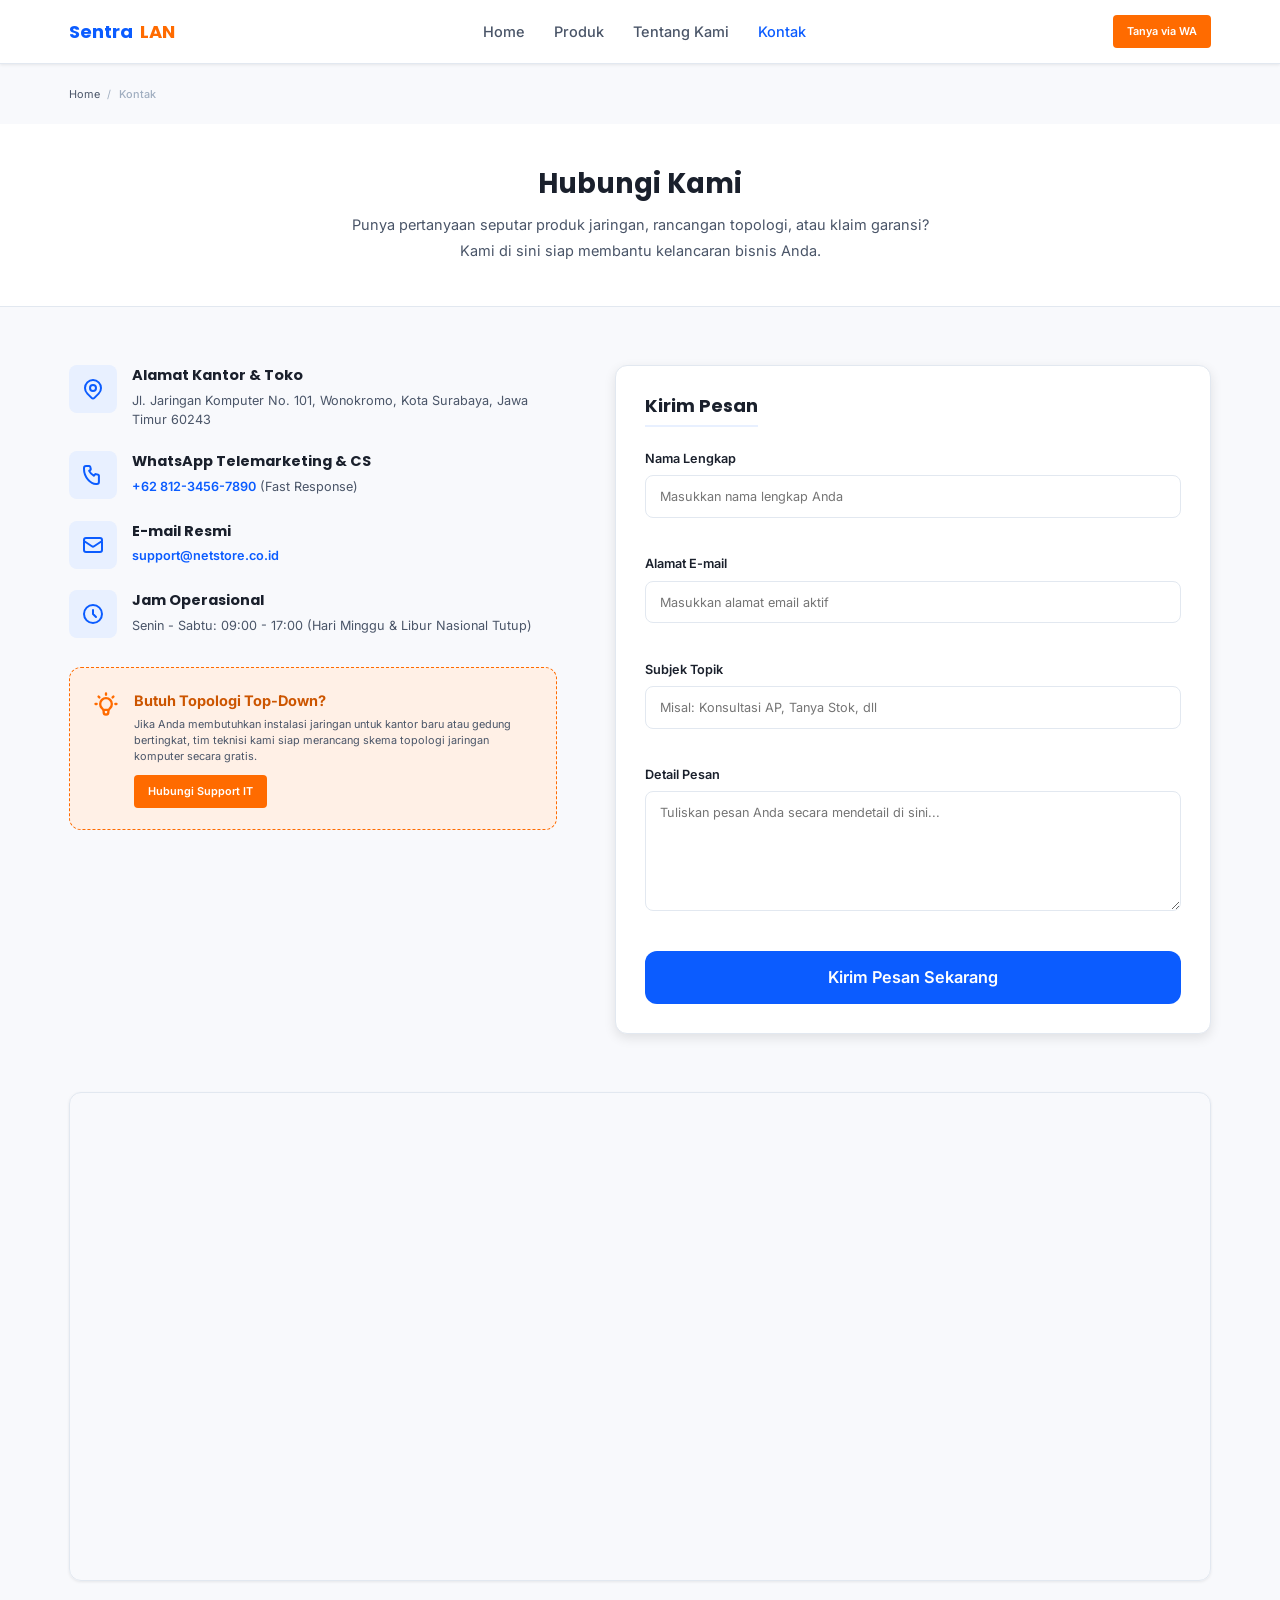
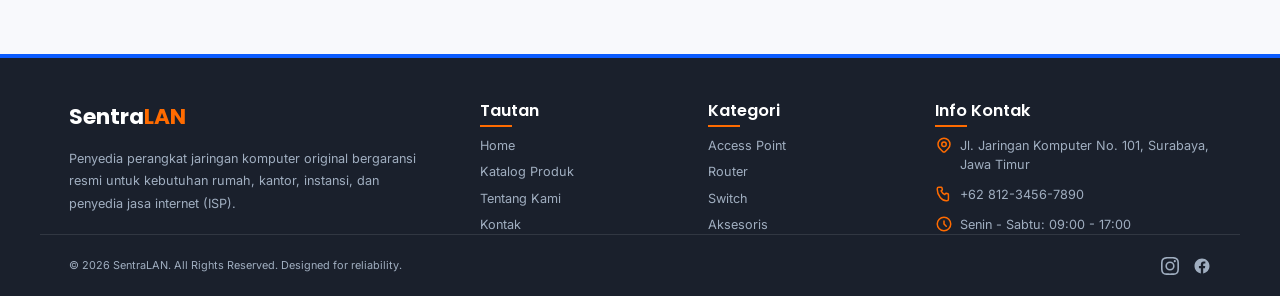
<file: netstore/contact.html>
<!DOCTYPE html>
<html lang="id">
<head>
  <meta charset="UTF-8">
  <meta name="viewport" content="width=device-width, initial-scale=1.0">
  
  <!-- SEO Meta Tags -->
  <title>Hubungi Kami | SentraLAN</title>
  <meta name="description" content="Hubungi SentraLAN untuk konsultasi topologi jaringan IT gratis, pemesanan produk, dan info detail mengenai garansi produk. Kami siap melayani Anda.">
  <meta name="keywords" content="kontak sentralan, alamat sentralan surabaya, nomor whatsapp sentralan, email support sentralan">
  
  <!-- Open Graph -->
  <meta property="og:type" content="website">
  <meta property="og:title" content="Hubungi Kami | SentraLAN">
  <meta property="og:description" content="Punya pertanyaan seputar instalasi jaringan atau pemesanan? Hubungi kami langsung via WhatsApp, email, atau kirim pesan.">
  <meta property="og:image" content="https://placehold.co/1200x630?text=Hubungi+SentraLAN">

  <!-- Style Sheets -->
  <link rel="stylesheet" href="css/style.css">
  <link rel="stylesheet" href="css/pages/contact.css">
</head>
<body>

  <!-- ===== HEADER & NAVBAR ===== -->
  <header>
    <nav class="navbar" aria-label="Navigasi Utama">
      <div class="container navbar-container">
        <!-- Logo -->
        <a href="index.html" class="navbar-logo" id="nav-logo">
          Sentra<span>LAN</span>
        </a>

        <!-- Desktop Menu -->
        <div class="navbar-menu" id="nav-menu-desktop">
          <a href="index.html" class="navbar-link">Home</a>
          <a href="products.html" class="navbar-link">Produk</a>
          <a href="about.html" class="navbar-link">Tentang Kami</a>
          <a href="contact.html" class="navbar-link active">Kontak</a>
        </div>

        <!-- Actions -->
        <div class="navbar-actions">
          <button class="btn btn-accent btn-sm" id="nav-btn-wa" onclick="openWhatsAppGeneral()">
            Tanya via WA
          </button>
          <!-- Hamburger Toggle -->
          <button class="navbar-toggle" id="nav-toggle-btn" aria-expanded="false" aria-controls="nav-menu-mobile" aria-label="Buka Menu Mobile">
            <span></span>
            <span></span>
            <span></span>
          </button>
        </div>
      </div>
    </nav>

    <!-- Mobile Dropdown Menu -->
    <div class="navbar-menu-mobile" id="nav-menu-mobile" aria-hidden="true">
      <a href="index.html" class="navbar-link">Home</a>
      <a href="products.html" class="navbar-link">Produk</a>
      <a href="about.html" class="navbar-link">Tentang Kami</a>
      <a href="contact.html" class="navbar-link active">Kontak</a>
      <button class="btn btn-accent" id="nav-mobile-btn-wa" onclick="openWhatsAppGeneral()" style="margin-top: var(--space-4);">
        Tanya via WA
      </button>
    </div>
  </header>

  <!-- ===== MAIN CONTENT ===== -->
  <main>
    
    <!-- 1. BREADCRUMBS -->
    <div class="container">
      <nav class="breadcrumbs" aria-label="Breadcrumb">
        <ul class="breadcrumbs-list">
          <li class="breadcrumbs-item"><a href="index.html">Home</a></li>
          <li class="breadcrumbs-item active" aria-current="page">Kontak</li>
        </ul>
      </nav>
    </div>

    <!-- 2. CONTACT HERO -->
    <section class="contact-hero" aria-label="Pengenalan Halaman Kontak">
      <div class="container">
        <h1 class="contact-hero-title">Hubungi Kami</h1>
        <p class="contact-hero-desc">Punya pertanyaan seputar produk jaringan, rancangan topologi, atau klaim garansi? Kami di sini siap membantu kelancaran bisnis Anda.</p>
      </div>
    </section>

    <!-- 3. CONTACT GRID SECTION -->
    <section class="contact-section" aria-label="Formulir dan Informasi Kontak">
      <div class="container contact-grid">
        <!-- Kolom Kiri: Informasi Detail -->
        <div class="contact-info-wrap">
          <div class="contact-info-block">
            
            <!-- Info 1: Alamat -->
            <div class="info-item">
              <div class="info-icon-wrap">
                <svg xmlns="http://www.w3.org/2000/svg" fill="none" viewBox="0 0 24 24" stroke="currentColor">
                  <path stroke-linecap="round" stroke-linejoin="round" stroke-width="2" d="M17.657 16.657L13.414 20.9a1.998 1.998 0 01-2.827 0l-4.244-4.243a8 8 0 1111.314 0z" />
                  <path stroke-linecap="round" stroke-linejoin="round" stroke-width="2" d="M15 11a3 3 0 11-6 0 3 3 0 016 0z" />
                </svg>
              </div>
              <div class="info-details">
                <span class="info-label">Alamat Kantor & Toko</span>
                <span class="info-value">Jl. Jaringan Komputer No. 101, Wonokromo, Kota Surabaya, Jawa Timur 60243</span>
              </div>
            </div>

            <!-- Info 2: WhatsApp -->
            <div class="info-item">
              <div class="info-icon-wrap">
                <svg xmlns="http://www.w3.org/2000/svg" fill="none" viewBox="0 0 24 24" stroke="currentColor">
                  <path stroke-linecap="round" stroke-linejoin="round" stroke-width="2" d="M3 5a2 2 0 012-2h3.28a1 1 0 01.94.725l.548 2.2a1 1 0 01-.321.988l-1.305.98a10.582 10.582 0 004.872 4.872l.98-1.305a1 1 0 01.988-.321l2.2.548a1 1 0 01.725.94V19a2 2 0 01-2 2h-1C9.716 21 3 14.284 3 6V5z" />
                </svg>
              </div>
              <div class="info-details">
                <span class="info-label">WhatsApp Telemarketing & CS</span>
                <span class="info-value">
                  <a href="#" class="info-link" onclick="openWhatsAppGeneral()">+62 812-3456-7890</a>
                  (Fast Response)
                </span>
              </div>
            </div>

            <!-- Info 3: Email -->
            <div class="info-item">
              <div class="info-icon-wrap">
                <svg xmlns="http://www.w3.org/2000/svg" fill="none" viewBox="0 0 24 24" stroke="currentColor">
                  <path stroke-linecap="round" stroke-linejoin="round" stroke-width="2" d="M3 8l7.89 5.26a2 2 0 002.22 0L21 8M5 19h14a2 2 0 002-2V7a2 2 0 00-2-2H5a2 2 0 00-2 2v10a2 2 0 002 2z" />
                </svg>
              </div>
              <div class="info-details">
                <span class="info-label">E-mail Resmi</span>
                <span class="info-value">
                  <a href="mailto:support@netstore.co.id" class="info-link">support@netstore.co.id</a>
                </span>
              </div>
            </div>

            <!-- Info 4: Jam Kerja -->
            <div class="info-item">
              <div class="info-icon-wrap">
                <svg xmlns="http://www.w3.org/2000/svg" fill="none" viewBox="0 0 24 24" stroke="currentColor">
                  <path stroke-linecap="round" stroke-linejoin="round" stroke-width="2" d="M12 8v4l3 3m6-3a9 9 0 11-18 0 9 9 0 0118 0z" />
                </svg>
              </div>
              <div class="info-details">
                <span class="info-label">Jam Operasional</span>
                <span class="info-value">Senin - Sabtu: 09:00 - 17:00 (Hari Minggu & Libur Nasional Tutup)</span>
              </div>
            </div>

          </div>

          <!-- Consultation Box -->
          <div class="contact-consult-box">
            <svg class="contact-consult-icon" xmlns="http://www.w3.org/2000/svg" fill="none" viewBox="0 0 24 24" stroke="currentColor">
              <path stroke-linecap="round" stroke-linejoin="round" stroke-width="2" d="M9.663 17h4.673M12 3v1m6.364 1.636l-.707.707M21 12h-1M4 12H3m3.343-5.657l-.707-.707m2.828 9.9a5 5 0 117.072 0l-.548.547A3.374 3.374 0 0014 18.469V19a2 2 0 11-4 0v-.531c0-.895-.356-1.754-.988-2.386l-.548-.547z" />
            </svg>
            <div class="contact-consult-content">
              <span class="contact-consult-title">Butuh Topologi Top-Down?</span>
              <p class="contact-consult-desc">Jika Anda membutuhkan instalasi jaringan untuk kantor baru atau gedung bertingkat, tim teknisi kami siap merancang skema topologi jaringan komputer secara gratis.</p>
              <button class="btn btn-accent btn-sm" style="width: fit-content; padding: 6px 12px; font-size: var(--text-xs);" onclick="openWhatsAppGeneral()">
                Hubungi Support IT
              </button>
            </div>
          </div>
        </div>

        <!-- Kolom Kanan: Form Card -->
        <div class="contact-form-card">
          <h2 class="form-title">Kirim Pesan</h2>
          <form id="contact-form" novalidate>
            <div class="form-grid">
              
              <!-- Nama -->
              <div class="form-group">
                <label for="form-name" class="form-label">Nama Lengkap</label>
                <input type="text" id="form-name" class="form-input" placeholder="Masukkan nama lengkap Anda" required>
              </div>

              <!-- Email -->
              <div class="form-group">
                <label for="form-email" class="form-label">Alamat E-mail</label>
                <input type="email" id="form-email" class="form-input" placeholder="Masukkan alamat email aktif" required>
              </div>

              <!-- Subjek -->
              <div class="form-group">
                <label for="form-subject" class="form-label">Subjek Topik</label>
                <input type="text" id="form-subject" class="form-input" placeholder="Misal: Konsultasi AP, Tanya Stok, dll" required>
              </div>

              <!-- Pesan -->
              <div class="form-group" style="margin-bottom: var(--space-6);">
                <label for="form-message" class="form-label">Detail Pesan</label>
                <textarea id="form-message" class="form-textarea" placeholder="Tuliskan pesan Anda secara mendetail di sini..." required></textarea>
              </div>

              <!-- Submit Button -->
              <button type="submit" class="btn btn-primary btn-lg" style="width: 100%;">
                Kirim Pesan Sekarang
              </button>

            </div>
          </form>
        </div>
      </div>
    </section>

    <!-- 4. GOOGLE MAPS SECTION -->
    <section class="map-section" aria-label="Peta Lokasi Kantor SentraLAN">
      <div class="container">
        <div class="map-container">
          <!-- Embed maps Wonokromo Surabaya (Dummy Area) -->
          <iframe 
            src="https://www.google.com/maps/embed?pb=!1m18!1m12!1m3!1d3957.5684615367856!2d112.7352329758788!3d-7.290947992716492!2m3!1f0!2f0!3f0!3m2!1i1024!2i768!4f13.1!3m3!1m2!1s0x2dd7fb921ffc2869%3A0xe543b5930261f22e!2sWonokromo%2C%20Surabaya%20City%2C%20East%20Java!5e0!3m2!1sen!2sid!4v1719035000000!5m2!1sen!2sid" 
            allowfullscreen="" 
            loading="lazy" 
            referrerpolicy="no-referrer-when-downgrade"
            title="Lokasi Peta Kantor SentraLAN Surabaya">
          </iframe>
        </div>
      </div>
    </section>

  </main>

  <!-- ===== FOOTER ===== -->
  <footer class="footer">
    <div class="container footer-grid">
      <!-- Info Column -->
      <div class="footer-col-info">
        <span class="footer-logo">Sentra<span>LAN</span></span>
        <p class="footer-desc">Penyedia perangkat jaringan komputer original bergaransi resmi untuk kebutuhan rumah, kantor, instansi, dan penyedia jasa internet (ISP).</p>
      </div>
      <!-- Links Column -->
      <div>
        <h3 class="footer-col-title">Tautan</h3>
        <div class="footer-links">
          <a href="index.html" class="footer-link">Home</a>
          <a href="products.html" class="footer-link">Katalog Produk</a>
          <a href="about.html" class="footer-link">Tentang Kami</a>
          <a href="contact.html" class="footer-link">Kontak</a>
        </div>
      </div>
      <!-- Categories Column -->
      <div>
        <h3 class="footer-col-title">Kategori</h3>
        <div class="footer-links">
          <a href="products.html?category=access-point" class="footer-link">Access Point</a>
          <a href="products.html?category=router" class="footer-link">Router</a>
          <a href="products.html?category=switch" class="footer-link">Switch</a>
          <a href="products.html?category=aksesoris" class="footer-link">Aksesoris</a>
        </div>
      </div>
      <!-- Contact Column -->
      <div>
        <h3 class="footer-col-title">Info Kontak</h3>
        <div class="footer-contact">
          <div class="footer-contact-item">
            <svg xmlns="http://www.w3.org/2000/svg" fill="none" viewBox="0 0 24 24" stroke="currentColor">
              <path stroke-linecap="round" stroke-linejoin="round" stroke-width="2" d="M17.657 16.657L13.414 20.9a1.998 1.998 0 01-2.827 0l-4.244-4.243a8 8 0 1111.314 0z" />
              <path stroke-linecap="round" stroke-linejoin="round" stroke-width="2" d="M15 11a3 3 0 11-6 0 3 3 0 016 0z" />
            </svg>
            <span>Jl. Jaringan Komputer No. 101, Surabaya, Jawa Timur</span>
          </div>
          <div class="footer-contact-item">
            <svg xmlns="http://www.w3.org/2000/svg" fill="none" viewBox="0 0 24 24" stroke="currentColor">
              <path stroke-linecap="round" stroke-linejoin="round" stroke-width="2" d="M3 5a2 2 0 012-2h3.28a1 1 0 01.94.725l.548 2.2a1 1 0 01-.321.988l-1.305.98a10.582 10.582 0 004.872 4.872l.98-1.305a1 1 0 01.988-.321l2.2.548a1 1 0 01.725.94V19a2 2 0 01-2 2h-1C9.716 21 3 14.284 3 6V5z" />
            </svg>
            <span>+62 812-3456-7890</span>
          </div>
          <div class="footer-contact-item">
            <svg xmlns="http://www.w3.org/2000/svg" fill="none" viewBox="0 0 24 24" stroke="currentColor">
              <path stroke-linecap="round" stroke-linejoin="round" stroke-width="2" d="M12 8v4l3 3m6-3a9 9 0 11-18 0 9 9 0 0118 0z" />
            </svg>
            <span>Senin - Sabtu: 09:00 - 17:00</span>
          </div>
        </div>
      </div>
    </div>
    <!-- Bottom Bar -->
    <div class="container footer-bottom">
      <p class="footer-copy">&copy; 2026 SentraLAN. All Rights Reserved. Designed for reliability.</p>
      <div class="footer-socials">
        <!-- Instagram -->
        <a href="https://instagram.com" target="_blank" rel="noopener noreferrer" class="footer-social-link" aria-label="Kunjungi Instagram SentraLAN">
          <svg xmlns="http://www.w3.org/2000/svg" width="18" height="18" fill="currentColor" viewBox="0 0 24 24">
            <path d="M12 2.163c3.204 0 3.584.012 4.85.07 3.252.148 4.771 1.691 4.919 4.919.058 1.265.069 1.645.069 4.849 0 3.205-.012 3.584-.069 4.849-.149 3.225-1.664 4.771-4.919 4.919-1.266.058-1.644.07-4.85.07-3.204 0-3.584-.012-4.849-.07-3.26-.149-4.771-1.699-4.919-4.92-.058-1.265-.07-1.644-.07-4.849 0-3.204.013-3.583.07-4.849.149-3.227 1.664-4.771 4.919-4.919 1.266-.057 1.645-.069 4.849-.069zM12 0C8.741 0 8.333.014 7.053.072 2.695.272.273 2.69.073 7.051.014 8.333 0 8.741 0 12c0 3.259.014 3.668.072 4.948.2 4.358 2.618 6.78 6.98 6.98C8.333 23.986 8.741 24 12 24c3.259 0 3.668-.014 4.948-.072 4.354-.2 6.782-2.618 6.979-6.98.059-1.28.073-1.689.073-4.948 0-3.259-.014-3.667-.072-4.947-.196-4.354-2.617-6.78-6.979-6.98C15.668.014 15.259 0 12 0zm0 5.838a6.162 6.162 0 100 12.324 6.162 6.162 0 000-12.324zM12 16a4 4 0 110-8 4 4 0 010 8zm6.406-11.845a1.44 1.44 0 100 2.881 1.44 1.44 0 000-2.881z"/>
          </svg>
        </a>
        <!-- Facebook -->
        <a href="https://facebook.com" target="_blank" rel="noopener noreferrer" class="footer-social-link" aria-label="Kunjungi Facebook SentraLAN">
          <svg xmlns="http://www.w3.org/2000/svg" width="18" height="18" fill="currentColor" viewBox="0 0 24 24">
            <path d="M22 12c0-5.523-4.477-10-10-10S2 6.477 2 12c0 4.991 3.657 9.128 8.438 9.878v-6.987h-2.54V12h2.54V9.797c0-2.506 1.492-3.89 3.777-3.89 1.094 0 2.238.195 2.238.195v2.46h-1.26c-1.243 0-1.63.771-1.63 1.562V12h2.773l-.443 2.89h-2.33v6.988C18.343 21.128 22 16.991 22 12z"/>
          </svg>
        </a>
      </div>
    </div>
  </footer>

  <!-- ===== SCRIPTS ===== -->
  <script src="js/whatsapp.js"></script>
  <script src="js/contact.js"></script>
  <script src="js/main.js"></script>
</body>
</html>
</file>
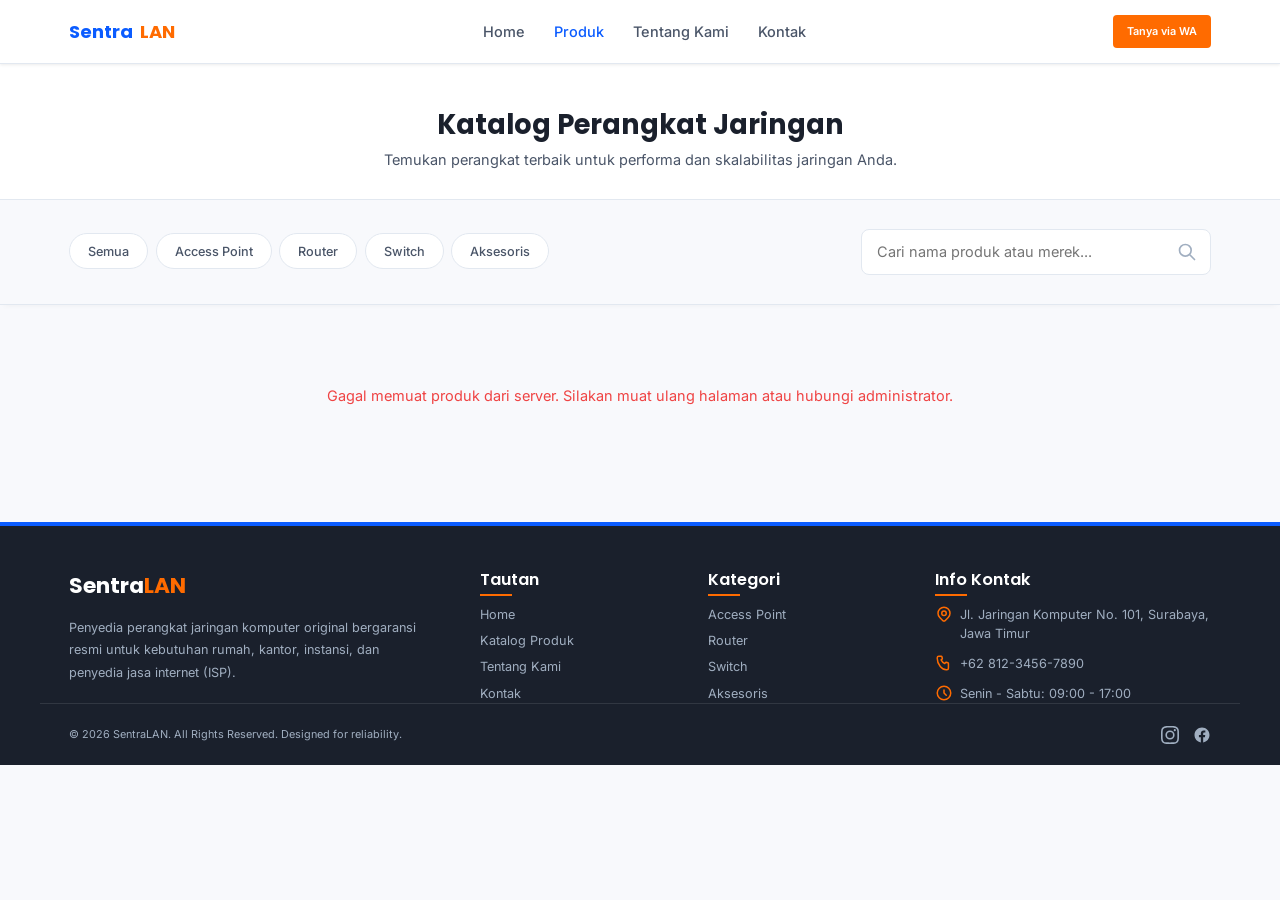
<file: netstore/products.html>
<!DOCTYPE html>
<html lang="id">
<head>
  <meta charset="UTF-8">
  <meta name="viewport" content="width=device-width, initial-scale=1.0">
  
  <!-- SEO Meta Tags -->
  <title>Katalog Produk Jaringan | SentraLAN</title>
  <meta name="description" content="Temukan katalog perangkat jaringan lengkap di SentraLAN. Kami menyediakan Access Point, Router, Switch, dan Aksesoris Jaringan berkualitas tinggi bergaransi resmi.">
  <meta name="keywords" content="katalog perangkat jaringan, mikrotik routerboard, access point unifi, switch hub tp-link, kabel lan cat6">
  
  <!-- Open Graph -->
  <meta property="og:type" content="website">
  <meta property="og:url" content="https://sentralan.co.id/products.html">
  <meta property="og:title" content="Katalog Perangkat Jaringan Lengkap | SentraLAN">
  <meta property="og:description" content="Daftar produk access point, router, switch, dan aksesoris terlengkap di SentraLAN dengan harga bersaing.">
  <meta property="og:image" content="https://placehold.co/1200x630?text=Katalog+Produk+SentraLAN">

  <!-- Style Sheets -->
  <link rel="stylesheet" href="css/style.css">
  <link rel="stylesheet" href="css/pages/products.css">
</head>
<body>

  <!-- ===== HEADER & NAVBAR ===== -->
  <header>
    <nav class="navbar" aria-label="Navigasi Utama">
      <div class="container navbar-container">
        <!-- Logo -->
        <a href="index.html" class="navbar-logo" id="nav-logo">
          Sentra<span>LAN</span>
        </a>

        <!-- Desktop Menu -->
        <div class="navbar-menu" id="nav-menu-desktop">
          <a href="index.html" class="navbar-link">Home</a>
          <a href="products.html" class="navbar-link active">Produk</a>
          <a href="about.html" class="navbar-link">Tentang Kami</a>
          <a href="contact.html" class="navbar-link">Kontak</a>
        </div>

        <!-- Actions -->
        <div class="navbar-actions">
          <button class="btn btn-accent btn-sm" id="nav-btn-wa" onclick="openWhatsAppGeneral()">
            Tanya via WA
          </button>
          <!-- Hamburger Toggle -->
          <button class="navbar-toggle" id="nav-toggle-btn" aria-expanded="false" aria-controls="nav-menu-mobile" aria-label="Buka Menu Mobile">
            <span></span>
            <span></span>
            <span></span>
          </button>
        </div>
      </div>
    </nav>

    <!-- Mobile Dropdown Menu -->
    <div class="navbar-menu-mobile" id="nav-menu-mobile" aria-hidden="true">
      <a href="index.html" class="navbar-link">Home</a>
      <a href="products.html" class="navbar-link active">Produk</a>
      <a href="about.html" class="navbar-link">Tentang Kami</a>
      <a href="contact.html" class="navbar-link">Kontak</a>
      <button class="btn btn-accent" id="nav-mobile-btn-wa" onclick="openWhatsAppGeneral()" style="margin-top: var(--space-4);">
        Tanya via WA
      </button>
    </div>
  </header>

  <!-- ===== MAIN CONTENT ===== -->
  <main>
    
    <!-- 1. HERO HEADER -->
    <section class="catalog-header" aria-label="Judul Halaman Katalog">
      <div class="container">
        <h1 class="catalog-title">Katalog Perangkat Jaringan</h1>
        <p class="catalog-subtitle">Temukan perangkat terbaik untuk performa dan skalabilitas jaringan Anda.</p>
      </div>
    </section>

    <!-- 2. FILTER & SEARCH BAR SECTION -->
    <section class="filter-section" aria-label="Bar Pencarian dan Filter Kategori">
      <div class="container filter-container">
        <!-- Tabs Filter Kategori -->
        <div class="tabs-wrapper">
          <div class="filter-tabs" role="tablist" aria-label="Filter Berdasarkan Kategori">
            <button class="filter-tab" role="tab" aria-selected="true" data-category="all">
              Semua
            </button>
            <button class="filter-tab" role="tab" aria-selected="false" data-category="access-point">
              Access Point
            </button>
            <button class="filter-tab" role="tab" aria-selected="false" data-category="router">
              Router
            </button>
            <button class="filter-tab" role="tab" aria-selected="false" data-category="switch">
              Switch
            </button>
            <button class="filter-tab" role="tab" aria-selected="false" data-category="aksesoris">
              Aksesoris
            </button>
          </div>
        </div>

        <!-- Kolom Pencarian -->
        <div class="search-wrapper">
          <input 
            type="search" 
            id="search-input" 
            class="search-input" 
            placeholder="Cari nama produk atau merek..." 
            aria-label="Cari Produk"
          >
          <svg class="search-icon" xmlns="http://www.w3.org/2000/svg" fill="none" viewBox="0 0 24 24" stroke="currentColor">
            <path stroke-linecap="round" stroke-linejoin="round" stroke-width="2" d="M21 21l-6-6m2-5a7 7 0 11-14 0 7 7 0 0114 0z" />
          </svg>
        </div>
      </div>
    </section>

    <!-- 3. CATALOG CONTENT SECTION -->
    <section class="catalog-content" aria-label="Hasil Produk">
      <div class="container">
        
        <!-- Grid Produk -->
        <div class="products-grid" id="products-grid">
          <!-- Dinonaktifkan sementara, akan diisi dinamis oleh js/products.js -->
        </div>

        <!-- Empty State (Tampil jika produk kosong) -->
        <div class="empty-state" id="empty-state" role="alert">
          <div class="empty-state-icon">
            <svg xmlns="http://www.w3.org/2000/svg" fill="none" viewBox="0 0 24 24" stroke="currentColor">
              <path stroke-linecap="round" stroke-linejoin="round" stroke-width="1.5" d="M9.172 16.172a4 4 0 015.656 0M9 10h.01M15 10h.01M21 12a9 9 0 11-18 0 9 9 0 0118 0z" />
            </svg>
          </div>
          <h2 class="empty-state-title">Produk Tidak Ditemukan</h2>
          <p class="empty-state-desc">Maaf, kami tidak dapat menemukan produk yang sesuai dengan kata kunci atau filter kategori Anda.</p>
          <button class="btn btn-primary" id="btn-reset-filter" style="margin-top: var(--space-4);">
            Reset Filter & Pencarian
          </button>
        </div>

      </div>
    </section>

  </main>

  <!-- ===== FOOTER ===== -->
  <footer class="footer">
    <div class="container footer-grid">
      <!-- Info Column -->
      <div class="footer-col-info">
        <span class="footer-logo">Sentra<span>LAN</span></span>
        <p class="footer-desc">Penyedia perangkat jaringan komputer original bergaransi resmi untuk kebutuhan rumah, kantor, instansi, dan penyedia jasa internet (ISP).</p>
      </div>
      <!-- Links Column -->
      <div>
        <h3 class="footer-col-title">Tautan</h3>
        <div class="footer-links">
          <a href="index.html" class="footer-link">Home</a>
          <a href="products.html" class="footer-link">Katalog Produk</a>
          <a href="about.html" class="footer-link">Tentang Kami</a>
          <a href="contact.html" class="footer-link">Kontak</a>
        </div>
      </div>
      <!-- Categories Column -->
      <div>
        <h3 class="footer-col-title">Kategori</h3>
        <div class="footer-links">
          <a href="products.html?category=access-point" class="footer-link">Access Point</a>
          <a href="products.html?category=router" class="footer-link">Router</a>
          <a href="products.html?category=switch" class="footer-link">Switch</a>
          <a href="products.html?category=aksesoris" class="footer-link">Aksesoris</a>
        </div>
      </div>
      <!-- Contact Column -->
      <div>
        <h3 class="footer-col-title">Info Kontak</h3>
        <div class="footer-contact">
          <div class="footer-contact-item">
            <svg xmlns="http://www.w3.org/2000/svg" fill="none" viewBox="0 0 24 24" stroke="currentColor">
              <path stroke-linecap="round" stroke-linejoin="round" stroke-width="2" d="M17.657 16.657L13.414 20.9a1.998 1.998 0 01-2.827 0l-4.244-4.243a8 8 0 1111.314 0z" />
              <path stroke-linecap="round" stroke-linejoin="round" stroke-width="2" d="M15 11a3 3 0 11-6 0 3 3 0 016 0z" />
            </svg>
            <span>Jl. Jaringan Komputer No. 101, Surabaya, Jawa Timur</span>
          </div>
          <div class="footer-contact-item">
            <svg xmlns="http://www.w3.org/2000/svg" fill="none" viewBox="0 0 24 24" stroke="currentColor">
              <path stroke-linecap="round" stroke-linejoin="round" stroke-width="2" d="M3 5a2 2 0 012-2h3.28a1 1 0 01.94.725l.548 2.2a1 1 0 01-.321.988l-1.305.98a10.582 10.582 0 004.872 4.872l.98-1.305a1 1 0 01.988-.321l2.2.548a1 1 0 01.725.94V19a2 2 0 01-2 2h-1C9.716 21 3 14.284 3 6V5z" />
            </svg>
            <span>+62 812-3456-7890</span>
          </div>
          <div class="footer-contact-item">
            <svg xmlns="http://www.w3.org/2000/svg" fill="none" viewBox="0 0 24 24" stroke="currentColor">
              <path stroke-linecap="round" stroke-linejoin="round" stroke-width="2" d="M12 8v4l3 3m6-3a9 9 0 11-18 0 9 9 0 0118 0z" />
            </svg>
            <span>Senin - Sabtu: 09:00 - 17:00</span>
          </div>
        </div>
      </div>
    </div>
    <!-- Bottom Bar -->
    <div class="container footer-bottom">
      <p class="footer-copy">&copy; 2026 SentraLAN. All Rights Reserved. Designed for reliability.</p>
      <div class="footer-socials">
        <!-- Instagram -->
        <a href="https://instagram.com" target="_blank" rel="noopener noreferrer" class="footer-social-link" aria-label="Kunjungi Instagram SentraLAN">
          <svg xmlns="http://www.w3.org/2000/svg" width="18" height="18" fill="currentColor" viewBox="0 0 24 24">
            <path d="M12 2.163c3.204 0 3.584.012 4.85.07 3.252.148 4.771 1.691 4.919 4.919.058 1.265.069 1.645.069 4.849 0 3.205-.012 3.584-.069 4.849-.149 3.225-1.664 4.771-4.919 4.919-1.266.058-1.644.07-4.85.07-3.204 0-3.584-.012-4.849-.07-3.26-.149-4.771-1.699-4.919-4.92-.058-1.265-.07-1.644-.07-4.849 0-3.204.013-3.583.07-4.849.149-3.227 1.664-4.771 4.919-4.919 1.266-.057 1.645-.069 4.849-.069zM12 0C8.741 0 8.333.014 7.053.072 2.695.272.273 2.69.073 7.051.014 8.333 0 8.741 0 12c0 3.259.014 3.668.072 4.948.2 4.358 2.618 6.78 6.98 6.98C8.333 23.986 8.741 24 12 24c3.259 0 3.668-.014 4.948-.072 4.354-.2 6.782-2.618 6.979-6.98.059-1.28.073-1.689.073-4.948 0-3.259-.014-3.667-.072-4.947-.196-4.354-2.617-6.78-6.979-6.98C15.668.014 15.259 0 12 0zm0 5.838a6.162 6.162 0 100 12.324 6.162 6.162 0 000-12.324zM12 16a4 4 0 110-8 4 4 0 010 8zm6.406-11.845a1.44 1.44 0 100 2.881 1.44 1.44 0 000-2.881z"/>
          </svg>
        </a>
        <!-- Facebook -->
        <a href="https://facebook.com" target="_blank" rel="noopener noreferrer" class="footer-social-link" aria-label="Kunjungi Facebook SentraLAN">
          <svg xmlns="http://www.w3.org/2000/svg" width="18" height="18" fill="currentColor" viewBox="0 0 24 24">
            <path d="M22 12c0-5.523-4.477-10-10-10S2 6.477 2 12c0 4.991 3.657 9.128 8.438 9.878v-6.987h-2.54V12h2.54V9.797c0-2.506 1.492-3.89 3.777-3.89 1.094 0 2.238.195 2.238.195v2.46h-1.26c-1.243 0-1.63.771-1.63 1.562V12h2.773l-.443 2.89h-2.33v6.988C18.343 21.128 22 16.991 22 12z"/>
          </svg>
        </a>
      </div>
    </div>
  </footer>

  <!-- ===== SCRIPTS ===== -->
  <script src="js/data/products.js"></script>
  <script src="js/whatsapp.js"></script>
  <script src="js/products.js"></script>
  <script src="js/main.js"></script>
</body>
</html>
</file>
<file: netstore/css/style.css>
/* ===== GOOGLE FONTS ===== */
@import url('https://fonts.googleapis.com/css2?family=Inter:wght@400;500;600;700&family=Poppins:wght@400;500;600;700&display=swap');

/* ===== CSS IMPORTS ===== */
@import "reset.css";
@import "components.css";

/* ===== DESIGN SYSTEM VARIABLES ===== */
:root {
  /* Primary — Biru teknologi, warna utama brand */
  --color-primary:        #0B5CFF;
  --color-primary-dark:   #0040CC;
  --color-primary-light:  #E8F0FF;

  /* Accent — Oranye untuk CTA penting (tombol beli, WhatsApp) */
  --color-accent:         #FF6B00;
  --color-accent-dark:    #CC5500;
  --color-accent-light:   #FFF0E6;

  /* Neutral */
  --color-bg:             #F8F9FC;   /* background halaman */
  --color-surface:        #FFFFFF;   /* background card, navbar */
  --color-border:         #E2E8F0;   /* garis pembatas */

  /* Text */
  --color-text-primary:   #1A202C;   /* teks utama */
  --color-text-secondary: #4A5568;   /* teks pendukung */
  --color-text-muted:     #A0AEC0;   /* placeholder, label kecil */
  --color-text-inverse:   #FFFFFF;   /* teks di atas background gelap */

  /* Status */
  --color-success:        #22C55E;
  --color-warning:        #F59E0B;
  --color-danger:         #EF4444;

  /* Typography */
  --font-heading: 'Poppins', system-ui, sans-serif;
  --font-body:    'Inter', system-ui, sans-serif;

  /* Scale */
  --text-xs:   0.75rem;    /* 12px */
  --text-sm:   0.875rem;   /* 14px */
  --text-base: 1rem;       /* 16px */
  --text-lg:   1.125rem;   /* 18px */
  --text-xl:   1.25rem;    /* 20px */
  --text-2xl:  1.5rem;     /* 24px */
  --text-3xl:  1.875rem;   /* 30px */
  --text-4xl:  2.25rem;    /* 36px */

  /* Weight */
  --font-normal:    400;
  --font-medium:    500;
  --font-semibold:  600;
  --font-bold:      700;

  /* Line height */
  --leading-tight:  1.25;
  --leading-normal: 1.5;
  --leading-relaxed: 1.75;

  /* Spacing */
  --space-1:  0.25rem;   /* 4px */
  --space-2:  0.5rem;    /* 8px */
  --space-3:  0.75rem;   /* 12px */
  --space-4:  1rem;      /* 16px */
  --space-5:  1.25rem;   /* 20px */
  --space-6:  1.5rem;    /* 24px */
  --space-8:  2rem;      /* 32px */
  --space-10: 2.5rem;    /* 40px */
  --space-12: 3rem;      /* 48px */
  --space-16: 4rem;      /* 64px */
  --space-20: 5rem;      /* 80px */

  /* Border Radius */
  --radius-sm:   4px;
  --radius-md:   8px;
  --radius-lg:   12px;
  --radius-xl:   16px;
  --radius-full: 9999px;  /* untuk pill/badge */

  /* Shadow */
  --shadow-sm: 0 1px 3px rgba(0,0,0,0.08);
  --shadow-md: 0 4px 12px rgba(0,0,0,0.10);
  --shadow-lg: 0 8px 24px rgba(0,0,0,0.12);
  --shadow-card: 0 2px 8px rgba(11,92,255,0.08);
}

/* ===== GLOBAL BASE STYLES ===== */
html {
  scroll-behavior: smooth;
  font-size: 14.5px; /* Scale down globally from 16px */
}

@media (max-width: 768px) {
  html {
    font-size: 13px; /* Scale down further on tablet and mobile */
  }
}

body {
  font-family: var(--font-body);
  font-size: var(--text-base);
  font-weight: var(--font-normal);
  line-height: var(--leading-normal);
  color: var(--color-text-primary);
  background-color: var(--color-bg);
}

/* Typography styles based on Design System rules */
h1 {
  font-family: var(--font-heading);
  font-size: var(--text-4xl);
  font-weight: var(--font-bold);
  line-height: var(--leading-tight);
}

h2 {
  font-family: var(--font-heading);
  font-size: var(--text-3xl);
  font-weight: var(--font-bold);
  line-height: var(--leading-tight);
}

h3 {
  font-family: var(--font-heading);
  font-size: var(--text-2xl);
  font-weight: var(--font-semibold);
  line-height: var(--leading-tight);
}

h4 {
  font-family: var(--font-body);
  font-size: var(--text-xl);
  font-weight: var(--font-semibold);
  line-height: var(--leading-normal);
}

/* Common Layout Containers */
.container {
  max-width: 1200px;
  margin: 0 auto;
  padding-left: var(--space-4);
  padding-right: var(--space-4);
}

@media (min-width: 768px) {
  .container {
    padding-left: var(--space-8);
    padding-right: var(--space-8);
  }
}

/* Utility styles for accessibility focus */
a:focus-visible,
button:focus-visible,
input:focus-visible,
select:focus-visible,
textarea:focus-visible {
  outline: 2px solid var(--color-primary);
  outline-offset: 2px;
}
</file>
<file: netstore/css/pages/contact.css>
/* ==========================================================================
   STYLE KHUSUS HALAMAN KONTAK KAMI (CONTACT.HTML)
   ========================================================================== */

/* ===== BREADCRUMBS ===== */
.breadcrumbs {
  padding: var(--space-6) 0;
  font-size: var(--text-xs);
  color: var(--color-text-muted);
}

.breadcrumbs-list {
  display: flex;
  flex-wrap: wrap;
  align-items: center;
  gap: var(--space-2);
  list-style: none;
  padding: 0;
  margin: 0;
}

.breadcrumbs-item a {
  color: var(--color-text-secondary);
  transition: color 0.2s ease;
}

.breadcrumbs-item a:hover {
  color: var(--color-primary);
}

.breadcrumbs-item::after {
  content: '/';
  margin-left: var(--space-2);
  color: var(--color-text-muted);
}

.breadcrumbs-item:last-child::after {
  content: '';
}

.breadcrumbs-item.active {
  color: var(--color-text-muted);
  font-weight: var(--font-medium);
  pointer-events: none;
}

/* ===== CONTACT HERO ===== */
.contact-hero {
  padding: var(--space-12) 0;
  background-color: var(--color-surface);
  border-bottom: 1px solid var(--color-border);
  text-align: center;
}

.contact-hero-title {
  font-family: var(--font-heading);
  font-size: var(--text-3xl);
  font-weight: var(--font-bold);
  color: var(--color-text-primary);
  margin-bottom: var(--space-3);
}

.contact-hero-desc {
  font-size: var(--text-base);
  color: var(--color-text-secondary);
  max-width: 600px;
  margin: 0 auto;
  line-height: var(--leading-relaxed);
}

/* ===== CONTACT GRID SECTION ===== */
.contact-section {
  padding: var(--space-16) 0;
}

.contact-grid {
  display: grid;
  grid-template-columns: 1fr;
  gap: var(--space-10);
  align-items: start;
}

@media (min-width: 1024px) {
  .contact-grid {
    grid-template-columns: 0.9fr 1.1fr;
    gap: var(--space-16);
  }
}

/* Kolom Kiri: Detail Info */
.contact-info-wrap {
  display: flex;
  flex-direction: column;
  gap: var(--space-8);
}

.contact-info-block {
  display: flex;
  flex-direction: column;
  gap: var(--space-6);
}

.info-item {
  display: flex;
  gap: var(--space-4);
  align-items: flex-start;
}

.info-icon-wrap {
  width: 48px;
  height: 48px;
  background-color: var(--color-primary-light);
  color: var(--color-primary);
  border-radius: var(--radius-md);
  display: flex;
  align-items: center;
  justify-content: center;
  flex-shrink: 0;
}

.info-icon-wrap svg {
  width: 24px;
  height: 24px;
}

.info-details {
  display: flex;
  flex-direction: column;
  gap: 4px;
}

.info-label {
  font-family: var(--font-heading);
  font-size: var(--text-base);
  font-weight: var(--font-bold);
  color: var(--color-text-primary);
}

.info-value {
  font-size: var(--text-sm);
  color: var(--color-text-secondary);
  line-height: var(--leading-normal);
}

.info-link {
  color: var(--color-primary);
  font-weight: var(--font-semibold);
  transition: color 0.2s ease;
}

.info-link:hover {
  color: var(--color-primary-dark);
  text-decoration: underline;
}

/* Box Consultation */
.contact-consult-box {
  background-color: var(--color-accent-light);
  border: 1px dashed var(--color-accent);
  border-radius: var(--radius-lg);
  padding: var(--space-6);
  display: flex;
  gap: var(--space-4);
  align-items: flex-start;
}

.contact-consult-icon {
  color: var(--color-accent);
  width: 28px;
  height: 28px;
  flex-shrink: 0;
}

.contact-consult-content {
  display: flex;
  flex-direction: column;
  gap: var(--space-1);
}

.contact-consult-title {
  font-size: var(--text-base);
  font-weight: var(--font-bold);
  color: var(--color-accent-dark);
}

.contact-consult-desc {
  font-size: var(--text-xs);
  color: var(--color-text-secondary);
  line-height: var(--leading-normal);
  margin-bottom: var(--space-2);
}

/* Kolom Kanan: Form Card */
.contact-form-card {
  background-color: var(--color-surface);
  border: 1px solid var(--color-border);
  border-radius: var(--radius-lg);
  padding: var(--space-8);
  box-shadow: var(--shadow-md);
}

.form-title {
  font-family: var(--font-heading);
  font-size: var(--text-xl);
  font-weight: var(--font-bold);
  color: var(--color-text-primary);
  margin-bottom: var(--space-6);
  border-bottom: 2px solid var(--color-primary-light);
  padding-bottom: var(--space-2);
  width: fit-content;
}

.form-grid {
  display: grid;
  grid-template-columns: 1fr;
  gap: var(--space-5);
}

@media (min-width: 640px) {
  .form-grid-2col {
    display: grid;
    grid-template-columns: repeat(2, 1fr);
    gap: var(--space-5);
  }
}

.form-group {
  display: flex;
  flex-direction: column;
  gap: var(--space-2);
  margin-bottom: var(--space-5);
}

.form-label {
  font-size: var(--text-sm);
  font-weight: var(--font-semibold);
  color: var(--color-text-primary);
}

.form-input,
.form-textarea {
  width: 100%;
  padding: var(--space-3) var(--space-4);
  font-family: var(--font-body);
  font-size: var(--text-sm);
  border: 1.5px solid var(--color-border);
  border-radius: var(--radius-md);
  background-color: var(--color-surface);
  color: var(--color-text-primary);
  transition: all 0.2s ease;
}

.form-textarea {
  resize: vertical;
  min-height: 120px;
}

.form-input:focus,
.form-textarea:focus {
  border-color: var(--color-primary);
  box-shadow: 0 0 0 3px var(--color-primary-light);
  outline: none;
}

/* ===== MAPS SECTION ===== */
.map-section {
  padding: 0 0 var(--space-20);
}

.map-container {
  width: 100%;
  aspect-ratio: 4/3;
  box-shadow: var(--shadow-sm);
  border-radius: var(--radius-lg);
  overflow: hidden;
  border: 1px solid var(--color-border);
}

@media (min-width: 768px) {
  .map-container {
    aspect-ratio: 16/9;
  }
}

@media (min-width: 1024px) {
  .map-container {
    aspect-ratio: 21/9;
  }
}

.map-container iframe {
  width: 100%;
  height: 100%;
  border: 0;
}

/* ===== TOAST NOTIFICATION ===== */
.toast {
  position: fixed;
  bottom: var(--space-8);
  right: var(--space-8);
  background-color: var(--color-surface);
  border-left: 4px solid var(--color-success);
  padding: var(--space-4) var(--space-6);
  border-radius: var(--radius-md);
  box-shadow: var(--shadow-lg);
  display: flex;
  align-items: center;
  gap: var(--space-3);
  transform: translateY(100px);
  opacity: 0;
  transition: all 0.3s cubic-bezier(0.175, 0.885, 0.32, 1.275);
  z-index: 1000;
}

.toast.show {
  transform: translateY(0);
  opacity: 1;
}

.toast-icon {
  color: var(--color-success);
  width: 24px;
  height: 24px;
  flex-shrink: 0;
}

.toast-content {
  display: flex;
  flex-direction: column;
}

.toast-title {
  font-weight: var(--font-semibold);
  color: var(--color-text-primary);
  font-size: var(--text-sm);
}

.toast-message {
  color: var(--color-text-secondary);
  font-size: var(--text-xs);
}
</file>
<file: netstore/css/pages/products.css>
/* ==========================================================================
   STYLE KHUSUS HALAMAN KATALOG PRODUK (PRODUCTS.HTML)
   ========================================================================== */

/* ===== HERO HEADER ===== */
.catalog-header {
  padding: var(--space-12) 0 var(--space-8);
  background-color: var(--color-surface);
  border-bottom: 1px solid var(--color-border);
  text-align: center;
}

.catalog-title {
  font-family: var(--font-heading);
  font-size: var(--text-3xl);
  font-weight: var(--font-bold);
  color: var(--color-text-primary);
  margin-bottom: var(--space-2);
}

.catalog-subtitle {
  font-size: var(--text-base);
  color: var(--color-text-secondary);
}

/* ===== FILTER & SEARCH SECTION ===== */
.filter-section {
  padding: var(--space-8) 0;
  background-color: var(--color-bg);
  box-shadow: 0 4px 6px -4px rgba(0, 0, 0, 0.05);
  border-bottom: 1px solid var(--color-border);
}

.filter-container {
  display: flex;
  flex-direction: column;
  gap: var(--space-4);
}

/* Search Bar */
.search-wrapper {
  position: relative;
  width: 100%;
}

.search-input {
  width: 100%;
  padding: var(--space-3) var(--space-10) var(--space-3) var(--space-4);
  font-family: var(--font-body);
  font-size: var(--text-base);
  border: 1.5px solid var(--color-border);
  border-radius: var(--radius-md);
  background-color: var(--color-surface);
  color: var(--color-text-primary);
  transition: all 0.2s ease;
}

.search-input:focus {
  border-color: var(--color-primary);
  box-shadow: 0 0 0 3px var(--color-primary-light);
  outline: none;
}

.search-icon {
  position: absolute;
  right: var(--space-4);
  top: 50%;
  transform: translateY(-50%);
  color: var(--color-text-muted);
  pointer-events: none;
  width: 20px;
  height: 20px;
}

/* Category Tabs */
.tabs-wrapper {
  overflow-x: auto;
  scrollbar-width: none; /* Firefox */
  -ms-overflow-style: none;  /* IE/Edge */
  padding-bottom: 2px;
}

.tabs-wrapper::-webkit-scrollbar {
  display: none; /* Chrome/Safari */
}

.filter-tabs {
  display: flex;
  gap: var(--space-2);
  white-space: nowrap;
}

.filter-tab {
  display: inline-flex;
  align-items: center;
  gap: var(--space-2);
  padding: var(--space-2) var(--space-5);
  background-color: var(--color-surface);
  border: 1px solid var(--color-border);
  border-radius: var(--radius-full);
  font-family: var(--font-body);
  font-size: var(--text-sm);
  font-weight: var(--font-medium);
  color: var(--color-text-secondary);
  transition: all 0.2s ease;
  cursor: pointer;
}

.filter-tab:hover {
  background-color: var(--color-primary-light);
  color: var(--color-primary-dark);
  border-color: var(--color-primary-light);
}

.filter-tab.active {
  background-color: var(--color-primary);
  color: var(--color-text-inverse);
  border-color: var(--color-primary);
  box-shadow: var(--shadow-sm);
}

@media (min-width: 768px) {
  .filter-container {
    flex-direction: row;
    align-items: center;
    justify-content: space-between;
  }
  
  .search-wrapper {
    max-width: 350px;
  }
}

/* ===== CATALOG GRID ===== */
.catalog-content {
  padding: var(--space-10) 0 var(--space-20);
}

.products-grid {
  display: grid;
  grid-template-columns: repeat(2, 1fr); /* 2 columns on mobile */
  gap: 12px; /* smaller gap on mobile */
}

@media (min-width: 640px) {
  .products-grid {
    grid-template-columns: repeat(2, 1fr);
    gap: var(--space-6);
  }
}

@media (min-width: 1024px) {
  .products-grid {
    grid-template-columns: repeat(4, 1fr);
  }
}

/* ===== EMPTY STATE ===== */
.empty-state {
  display: none; /* Toggled via JS */
  flex-direction: column;
  align-items: center;
  justify-content: center;
  text-align: center;
  padding: var(--space-16) var(--space-4);
  background-color: var(--color-surface);
  border: 1px solid var(--color-border);
  border-radius: var(--radius-lg);
  box-shadow: var(--shadow-sm);
  max-width: 600px;
  margin: 0 auto;
  gap: var(--space-4);
}

.empty-state.active {
  display: flex;
}

.empty-state-icon {
  width: 80px;
  height: 80px;
  background-color: var(--color-primary-light);
  color: var(--color-primary);
  border-radius: var(--radius-full);
  display: flex;
  align-items: center;
  justify-content: center;
  margin-bottom: var(--space-2);
}

.empty-state-icon svg {
  width: 40px;
  height: 40px;
}

.empty-state-title {
  font-family: var(--font-heading);
  font-size: var(--text-xl);
  font-weight: var(--font-bold);
  color: var(--color-text-primary);
}

.empty-state-desc {
  font-size: var(--text-base);
  color: var(--color-text-secondary);
  max-width: 400px;
  line-height: var(--leading-normal);
}
</file>
